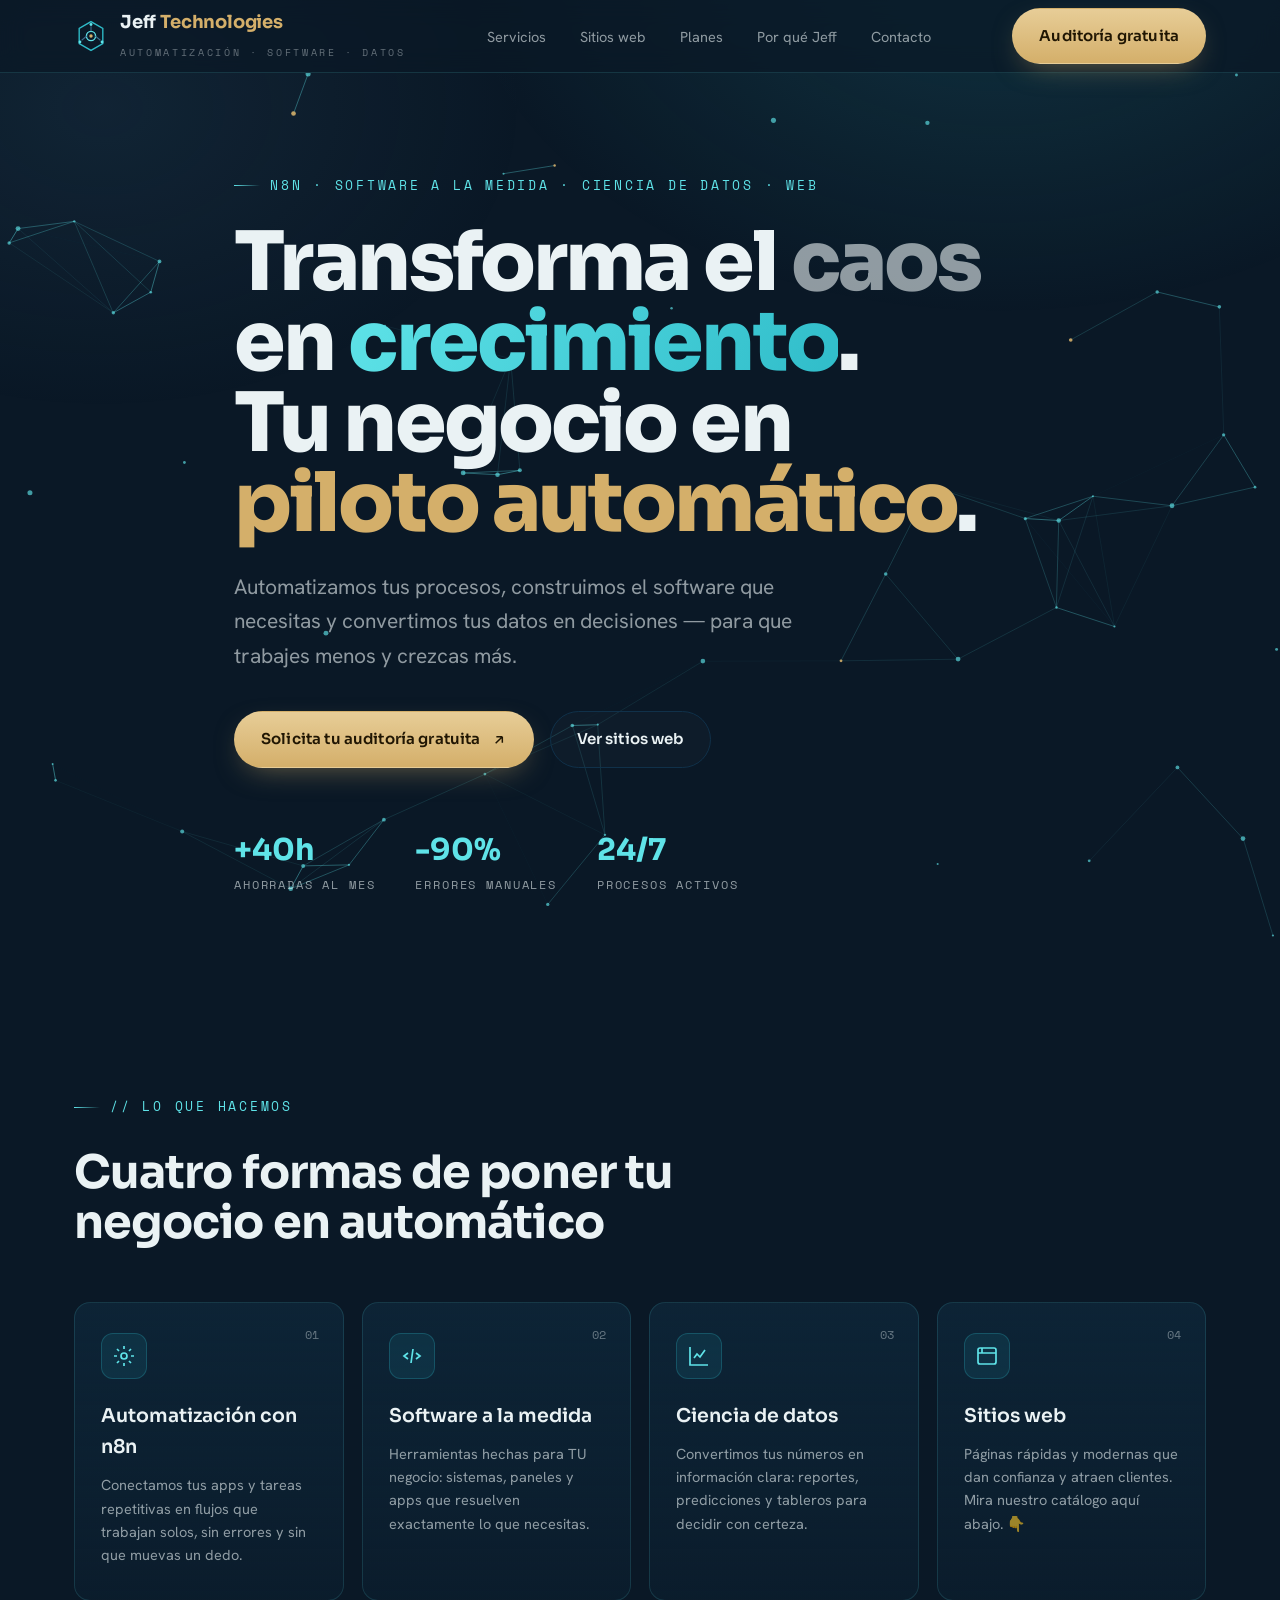
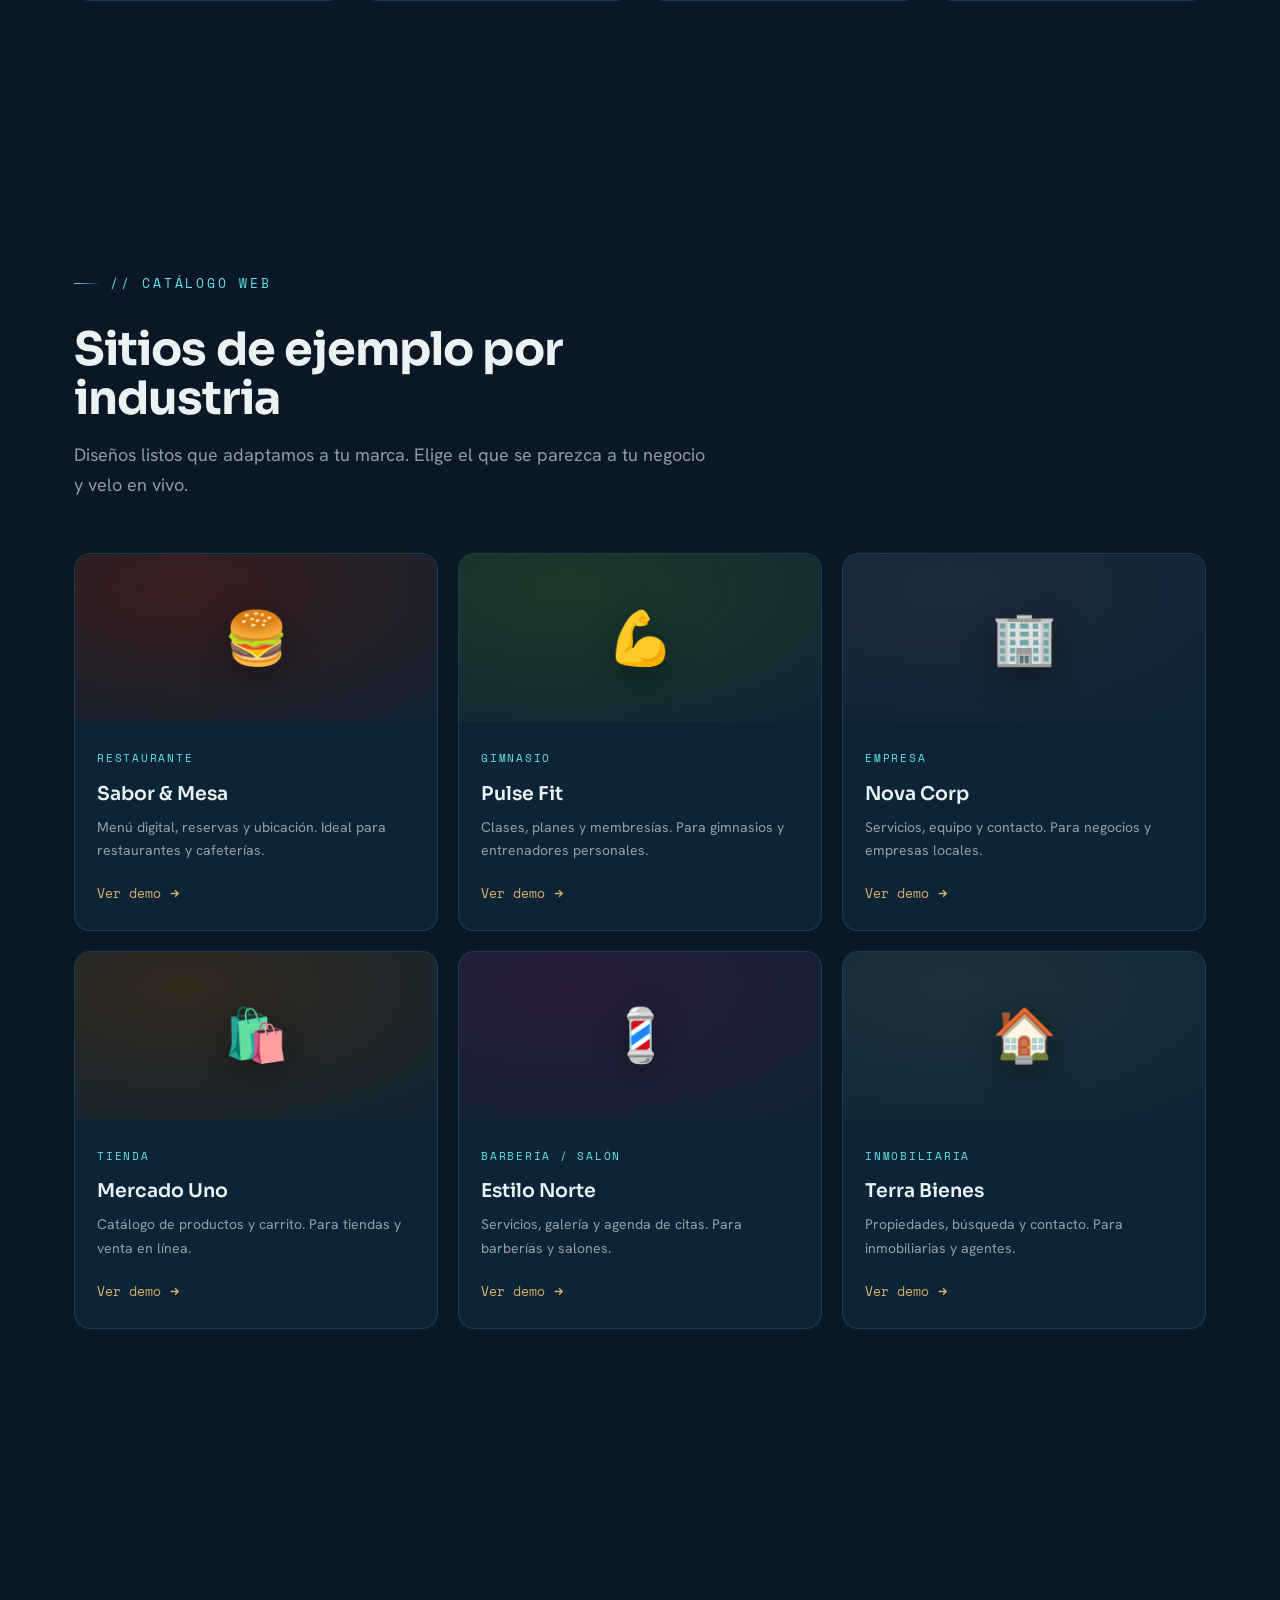
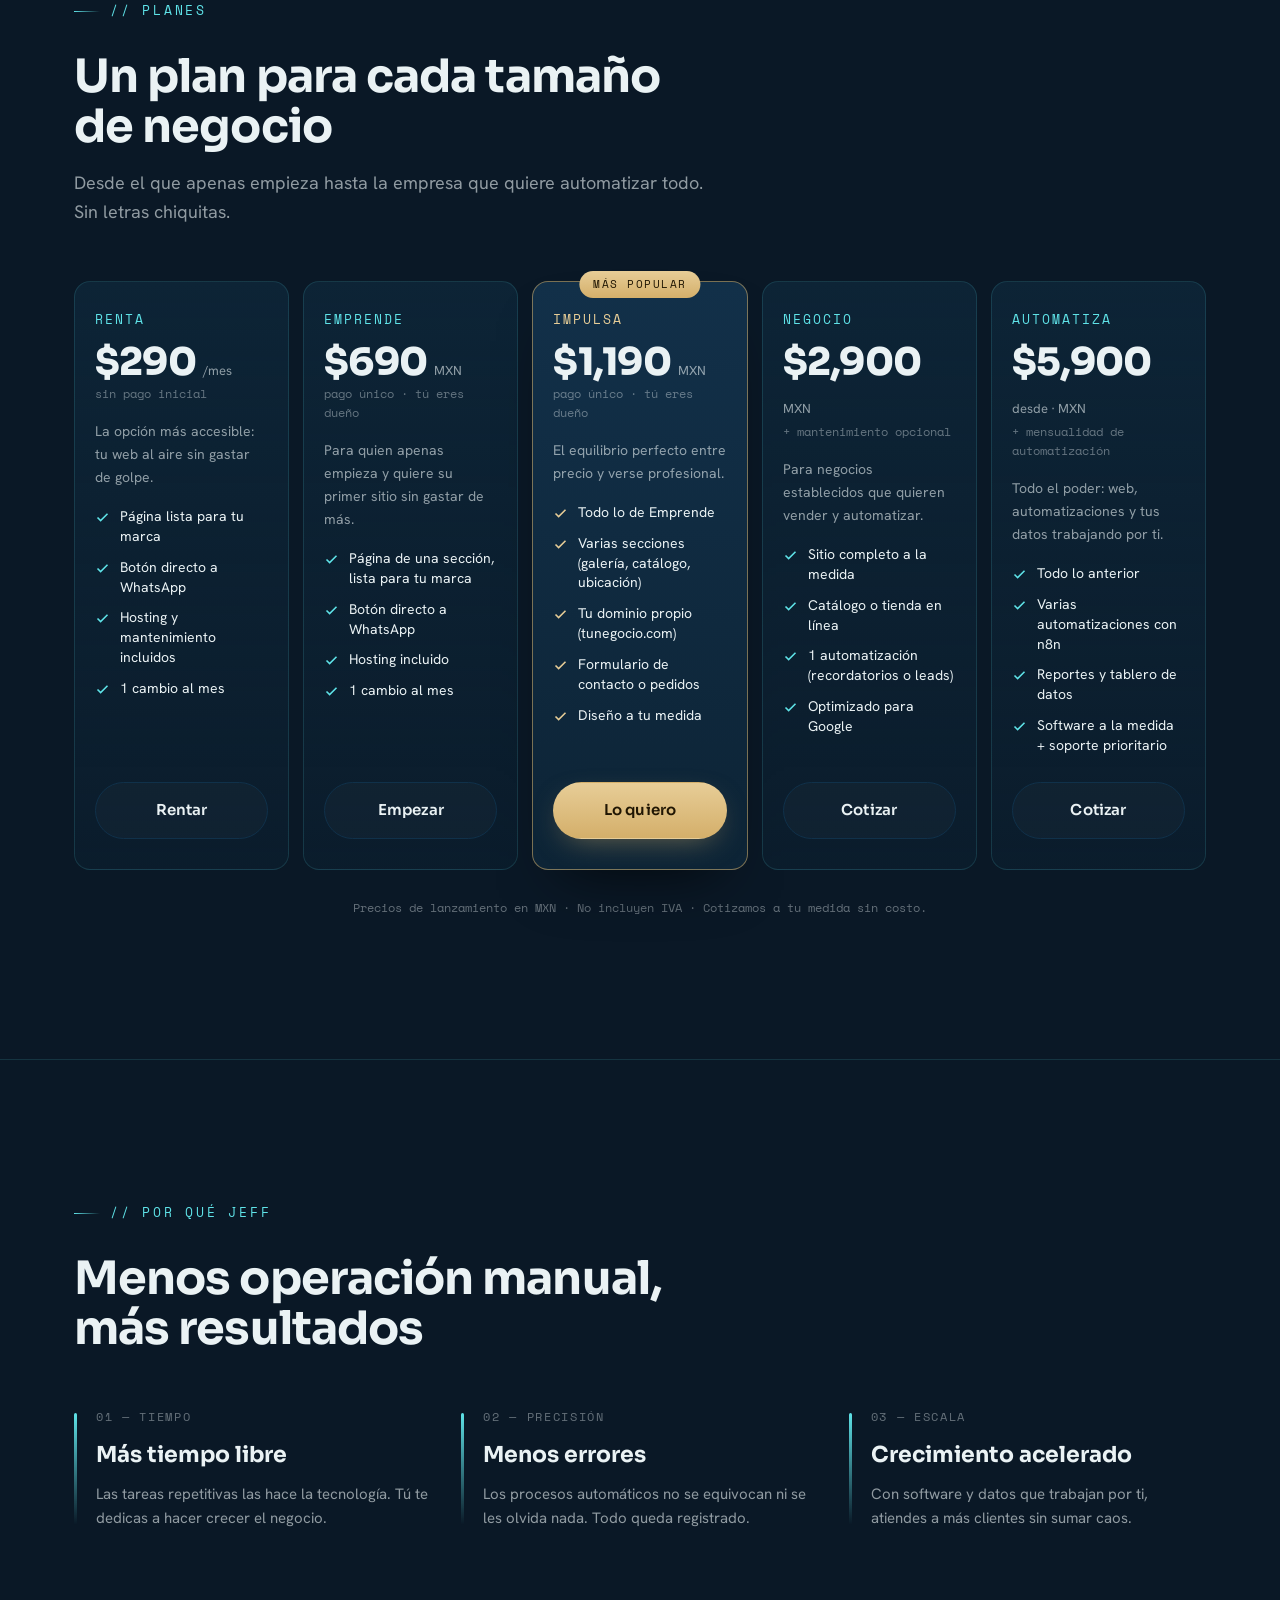
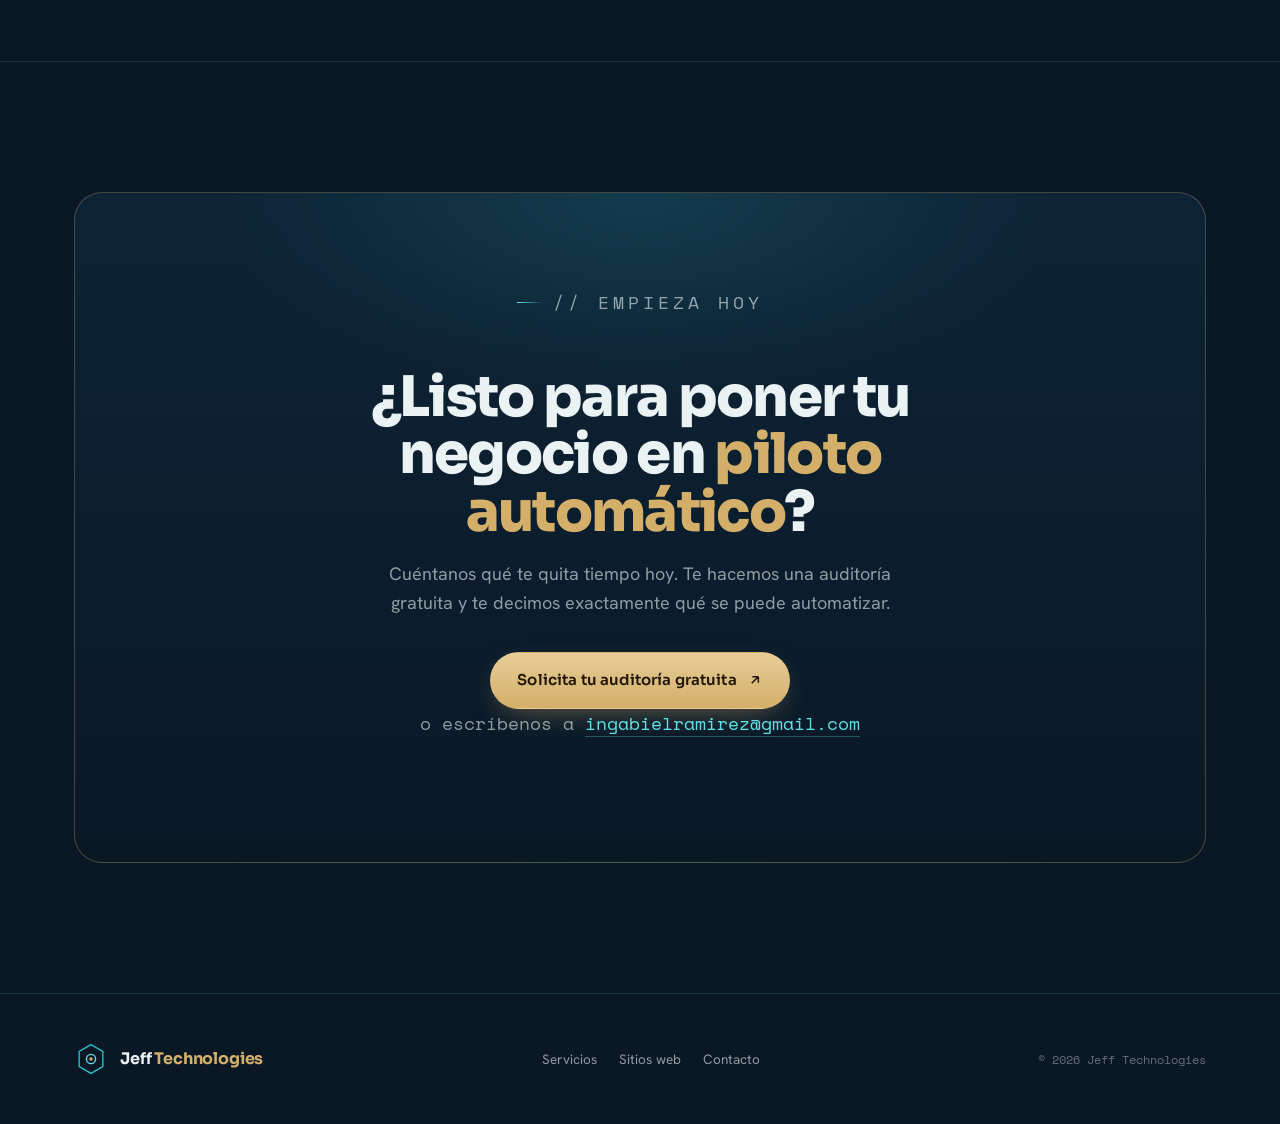
<file: index.html>
<!DOCTYPE html>
<html lang="es">
<head>
  <meta charset="UTF-8" />
  <meta name="viewport" content="width=device-width, initial-scale=1.0" />
  <title>Jeff Technologies — Automatización, software y sitios web para tu negocio</title>
  <meta name="description" content="Transforma el caos en crecimiento. Automatizamos tu negocio con n8n, software a la medida, ciencia de datos y sitios web. Solicita tu auditoría gratuita." />
  <meta name="theme-color" content="#0A1826" />

  <!-- Open Graph -->
  <meta property="og:title" content="Jeff Technologies — Tu negocio en piloto automático" />
  <meta property="og:description" content="Automatización con n8n, software a la medida, ciencia de datos y sitios web." />
  <meta property="og:type" content="website" />

  <!-- Fuentes -->
  <link rel="preconnect" href="https://fonts.googleapis.com" />
  <link rel="preconnect" href="https://fonts.gstatic.com" crossorigin />
  <link href="https://fonts.googleapis.com/css2?family=Sora:wght@400;600;700;800&family=Hanken+Grotesk:wght@400;500;600&family=Space+Mono:wght@400;700&display=swap" rel="stylesheet" />

  <link rel="stylesheet" href="css/styles.css" />
  <link rel="icon" href="data:image/svg+xml,%3Csvg xmlns='http://www.w3.org/2000/svg' viewBox='0 0 32 32'%3E%3Cpolygon points='16,3 27,9.5 27,22.5 16,29 5,22.5 5,9.5' fill='none' stroke='%232FBCC9' stroke-width='2'/%3E%3Ccircle cx='16' cy='16' r='4' fill='%23D4AF6A'/%3E%3C/svg%3E" />
</head>
<body>

  <!-- ============ NAV ============ -->
  <header class="nav">
    <div class="container nav-inner">
      <a class="brand" href="#top" aria-label="Jeff Technologies — inicio">
        <svg class="brand-mark" viewBox="0 0 40 40" fill="none" aria-hidden="true">
          <polygon points="20,3 33.9,11 33.9,29 20,37 6.1,29 6.1,11" stroke="#2FBCC9" stroke-width="1.6"/>
          <circle cx="20" cy="20" r="5.4" stroke="#5FE3E8" stroke-width="1.6"/>
          <circle cx="20" cy="20" r="2" fill="#D4AF6A"/>
          <circle cx="20" cy="6.5" r="1.7" fill="#5FE3E8"/>
          <circle cx="33" cy="27" r="1.7" fill="#5FE3E8"/>
          <circle cx="7" cy="27" r="1.7" fill="#5FE3E8"/>
          <path d="M20 8.5v6M25 20l6 5M15 20l-6 5" stroke="#3E6E8E" stroke-width="1.2"/>
        </svg>
        <span>
          <span class="brand-name">Jeff<span> Technologies</span></span><br/>
          <span class="brand-tag">Automatización · Software · Datos</span>
        </span>
      </a>

      <nav aria-label="Principal">
        <ul class="nav-links">
          <li><a href="#servicios">Servicios</a></li>
          <li><a href="#trabajos">Sitios web</a></li>
          <li><a href="#planes">Planes</a></li>
          <li><a href="#porque">Por qué Jeff</a></li>
          <li><a href="#contacto">Contacto</a></li>
        </ul>
      </nav>

      <div class="nav-cta">
        <a class="btn btn-gold" href="mailto:ingabielramirez@gmail.com?subject=Auditor%C3%ADa%20gratuita%20-%20Jeff%20Technologies">Auditoría gratuita</a>
        <button class="nav-toggle" aria-label="Abrir menú" aria-expanded="false">
          <svg width="24" height="24" viewBox="0 0 24 24" fill="none" stroke="currentColor" stroke-width="2"><path d="M3 6h18M3 12h18M3 18h18"/></svg>
        </button>
      </div>
    </div>
  </header>

  <main id="top">

    <!-- ============ HERO ============ -->
    <section class="hero">
      <canvas id="net" aria-hidden="true"></canvas>
      <div class="container hero-inner">
        <p class="eyebrow hero-eyebrow reveal">n8n · Software a la medida · Ciencia de datos · Web</p>
        <h1 class="reveal" data-d="1">
          Transforma el <span class="caos">caos</span><br/>
          en <span class="glow">crecimiento</span>.<br/>
          Tu negocio en <span class="auto">piloto automático</span>.
        </h1>
        <p class="hero-sub reveal" data-d="2">
          Automatizamos tus procesos, construimos el software que necesitas y
          convertimos tus datos en decisiones — para que trabajes menos y crezcas más.
        </p>
        <div class="hero-actions reveal" data-d="3">
          <a class="btn btn-gold" href="mailto:ingabielramirez@gmail.com?subject=Auditor%C3%ADa%20gratuita%20-%20Jeff%20Technologies">
            Solicita tu auditoría gratuita
            <svg class="arw" width="16" height="16" viewBox="0 0 24 24" fill="none" stroke="currentColor" stroke-width="2.2"><path d="M7 17L17 7M17 7H8M17 7v9"/></svg>
          </a>
          <a class="btn btn-ghost" href="#trabajos">Ver sitios web</a>
        </div>
        <div class="hero-stats reveal" data-d="4">
          <div class="hero-stat"><div class="n">+40h</div><div class="l">ahorradas al mes</div></div>
          <div class="hero-stat"><div class="n">-90%</div><div class="l">errores manuales</div></div>
          <div class="hero-stat"><div class="n">24/7</div><div class="l">procesos activos</div></div>
        </div>
      </div>
    </section>

    <!-- ============ SERVICIOS ============ -->
    <section class="section" id="servicios">
      <div class="container">
        <div class="section-head reveal">
          <p class="eyebrow">// Lo que hacemos</p>
          <h2 class="section-title">Cuatro formas de poner tu negocio en automático</h2>
        </div>
        <div class="grid-services">

          <article class="svc reveal">
            <span class="svc-num">01</span>
            <div class="svc-ico" aria-hidden="true">
              <svg width="24" height="24" viewBox="0 0 24 24" fill="none" stroke="currentColor" stroke-width="1.7"><circle cx="12" cy="12" r="3"/><path d="M12 2v3M12 19v3M2 12h3M19 12h3M5 5l2 2M17 17l2 2M19 5l-2 2M7 17l-2 2"/></svg>
            </div>
            <h3>Automatización con n8n</h3>
            <p>Conectamos tus apps y tareas repetitivas en flujos que trabajan solos, sin errores y sin que muevas un dedo.</p>
          </article>

          <article class="svc reveal" data-d="1">
            <span class="svc-num">02</span>
            <div class="svc-ico" aria-hidden="true">
              <svg width="24" height="24" viewBox="0 0 24 24" fill="none" stroke="currentColor" stroke-width="1.7"><path d="M8 9l-4 3 4 3M16 9l4 3-4 3M13 5l-2 14"/></svg>
            </div>
            <h3>Software a la medida</h3>
            <p>Herramientas hechas para TU negocio: sistemas, paneles y apps que resuelven exactamente lo que necesitas.</p>
          </article>

          <article class="svc reveal" data-d="2">
            <span class="svc-num">03</span>
            <div class="svc-ico" aria-hidden="true">
              <svg width="24" height="24" viewBox="0 0 24 24" fill="none" stroke="currentColor" stroke-width="1.7"><path d="M3 3v18h18"/><path d="M7 14l3-4 3 3 5-7"/></svg>
            </div>
            <h3>Ciencia de datos</h3>
            <p>Convertimos tus números en información clara: reportes, predicciones y tableros para decidir con certeza.</p>
          </article>

          <article class="svc reveal" data-d="3">
            <span class="svc-num">04</span>
            <div class="svc-ico" aria-hidden="true">
              <svg width="24" height="24" viewBox="0 0 24 24" fill="none" stroke="currentColor" stroke-width="1.7"><rect x="3" y="4" width="18" height="16" rx="2"/><path d="M3 9h18M7 4v5"/></svg>
            </div>
            <h3>Sitios web</h3>
            <p>Páginas rápidas y modernas que dan confianza y atraen clientes. Mira nuestro catálogo aquí abajo. 👇</p>
          </article>

        </div>
      </div>
    </section>

    <!-- ============ CATÁLOGO WEB ============ -->
    <section class="section" id="trabajos">
      <div class="container">
        <div class="section-head reveal">
          <p class="eyebrow">// Catálogo web</p>
          <h2 class="section-title">Sitios de ejemplo por industria</h2>
          <p class="section-sub">Diseños listos que adaptamos a tu marca. Elige el que se parezca a tu negocio y velo en vivo.</p>
        </div>
        <div class="grid-work">

          <a class="work reveal" href="demos/restaurante/index.html">
            <div class="work-thumb" style="background:radial-gradient(120% 120% at 30% 20%, #3a1d1d, #0d2436);"><span class="emoji">🍔</span></div>
            <div class="work-body">
              <span class="work-cat">Restaurante</span>
              <h3>Sabor &amp; Mesa</h3>
              <p>Menú digital, reservas y ubicación. Ideal para restaurantes y cafeterías.</p>
              <span class="work-link">Ver demo <svg width="13" height="13" viewBox="0 0 24 24" fill="none" stroke="currentColor" stroke-width="2.4"><path d="M5 12h14M13 6l6 6-6 6"/></svg></span>
            </div>
          </a>

          <a class="work reveal" data-d="1" href="demos/gimnasio/index.html">
            <div class="work-thumb" style="background:radial-gradient(120% 120% at 30% 20%, #1d3a2a, #0d2436);"><span class="emoji">💪</span></div>
            <div class="work-body">
              <span class="work-cat">Gimnasio</span>
              <h3>Pulse Fit</h3>
              <p>Clases, planes y membresías. Para gimnasios y entrenadores personales.</p>
              <span class="work-link">Ver demo <svg width="13" height="13" viewBox="0 0 24 24" fill="none" stroke="currentColor" stroke-width="2.4"><path d="M5 12h14M13 6l6 6-6 6"/></svg></span>
            </div>
          </a>

          <a class="work reveal" data-d="2" href="demos/empresa/index.html">
            <div class="work-thumb" style="background:radial-gradient(120% 120% at 30% 20%, #1d2a3a, #0d2436);"><span class="emoji">🏢</span></div>
            <div class="work-body">
              <span class="work-cat">Empresa</span>
              <h3>Nova Corp</h3>
              <p>Servicios, equipo y contacto. Para negocios y empresas locales.</p>
              <span class="work-link">Ver demo <svg width="13" height="13" viewBox="0 0 24 24" fill="none" stroke="currentColor" stroke-width="2.4"><path d="M5 12h14M13 6l6 6-6 6"/></svg></span>
            </div>
          </a>

          <a class="work reveal" href="demos/tienda/index.html">
            <div class="work-thumb" style="background:radial-gradient(120% 120% at 30% 20%, #33291d, #0d2436);"><span class="emoji">🛍️</span></div>
            <div class="work-body">
              <span class="work-cat">Tienda</span>
              <h3>Mercado Uno</h3>
              <p>Catálogo de productos y carrito. Para tiendas y venta en línea.</p>
              <span class="work-link">Ver demo <svg width="13" height="13" viewBox="0 0 24 24" fill="none" stroke="currentColor" stroke-width="2.4"><path d="M5 12h14M13 6l6 6-6 6"/></svg></span>
            </div>
          </a>

          <a class="work reveal" data-d="1" href="demos/barberia/index.html">
            <div class="work-thumb" style="background:radial-gradient(120% 120% at 30% 20%, #2a1d3a, #0d2436);"><span class="emoji">💈</span></div>
            <div class="work-body">
              <span class="work-cat">Barbería / Salón</span>
              <h3>Estilo Norte</h3>
              <p>Servicios, galería y agenda de citas. Para barberías y salones.</p>
              <span class="work-link">Ver demo <svg width="13" height="13" viewBox="0 0 24 24" fill="none" stroke="currentColor" stroke-width="2.4"><path d="M5 12h14M13 6l6 6-6 6"/></svg></span>
            </div>
          </a>

          <a class="work reveal" data-d="2" href="demos/inmobiliaria/index.html">
            <div class="work-thumb" style="background:radial-gradient(120% 120% at 30% 20%, #1d323a, #0d2436);"><span class="emoji">🏠</span></div>
            <div class="work-body">
              <span class="work-cat">Inmobiliaria</span>
              <h3>Terra Bienes</h3>
              <p>Propiedades, búsqueda y contacto. Para inmobiliarias y agentes.</p>
              <span class="work-link">Ver demo <svg width="13" height="13" viewBox="0 0 24 24" fill="none" stroke="currentColor" stroke-width="2.4"><path d="M5 12h14M13 6l6 6-6 6"/></svg></span>
            </div>
          </a>

        </div>
      </div>
    </section>

    <!-- ============ PLANES ============ -->
    <section class="section" id="planes">
      <div class="container">
        <div class="section-head reveal">
          <p class="eyebrow">// Planes</p>
          <h2 class="section-title">Un plan para cada tamaño de negocio</h2>
          <p class="section-sub">Desde el que apenas empieza hasta la empresa que quiere automatizar todo. Sin letras chiquitas.</p>
        </div>

        <div class="grid-plans">

          <article class="plan reveal">
            <span class="plan-name">Renta</span>
            <div class="plan-price">$290 <small>/mes</small></div>
            <div class="plan-alt">sin pago inicial</div>
            <p class="plan-desc">La opción más accesible: tu web al aire sin gastar de golpe.</p>
            <ul class="plan-features">
              <li><svg width="15" height="15" viewBox="0 0 24 24" fill="none" stroke="currentColor" stroke-width="2.5"><path d="M20 6L9 17l-5-5"/></svg> Página lista para tu marca</li>
              <li><svg width="15" height="15" viewBox="0 0 24 24" fill="none" stroke="currentColor" stroke-width="2.5"><path d="M20 6L9 17l-5-5"/></svg> Botón directo a WhatsApp</li>
              <li><svg width="15" height="15" viewBox="0 0 24 24" fill="none" stroke="currentColor" stroke-width="2.5"><path d="M20 6L9 17l-5-5"/></svg> Hosting y mantenimiento incluidos</li>
              <li><svg width="15" height="15" viewBox="0 0 24 24" fill="none" stroke="currentColor" stroke-width="2.5"><path d="M20 6L9 17l-5-5"/></svg> 1 cambio al mes</li>
            </ul>
            <a class="btn btn-ghost" href="mailto:ingabielramirez@gmail.com?subject=Plan%20Renta%20-%20Jeff%20Technologies">Rentar</a>
          </article>

          <article class="plan reveal" data-d="1">
            <span class="plan-name">Emprende</span>
            <div class="plan-price">$690 <small>MXN</small></div>
            <div class="plan-alt">pago único · tú eres dueño</div>
            <p class="plan-desc">Para quien apenas empieza y quiere su primer sitio sin gastar de más.</p>
            <ul class="plan-features">
              <li><svg width="15" height="15" viewBox="0 0 24 24" fill="none" stroke="currentColor" stroke-width="2.5"><path d="M20 6L9 17l-5-5"/></svg> Página de una sección, lista para tu marca</li>
              <li><svg width="15" height="15" viewBox="0 0 24 24" fill="none" stroke="currentColor" stroke-width="2.5"><path d="M20 6L9 17l-5-5"/></svg> Botón directo a WhatsApp</li>
              <li><svg width="15" height="15" viewBox="0 0 24 24" fill="none" stroke="currentColor" stroke-width="2.5"><path d="M20 6L9 17l-5-5"/></svg> Hosting incluido</li>
              <li><svg width="15" height="15" viewBox="0 0 24 24" fill="none" stroke="currentColor" stroke-width="2.5"><path d="M20 6L9 17l-5-5"/></svg> 1 cambio al mes</li>
            </ul>
            <a class="btn btn-ghost" href="mailto:ingabielramirez@gmail.com?subject=Plan%20Emprende%20-%20Jeff%20Technologies">Empezar</a>
          </article>

          <article class="plan featured reveal" data-d="2">
            <span class="plan-badge">Más popular</span>
            <span class="plan-name">Impulsa</span>
            <div class="plan-price">$1,190 <small>MXN</small></div>
            <div class="plan-alt">pago único · tú eres dueño</div>
            <p class="plan-desc">El equilibrio perfecto entre precio y verse profesional.</p>
            <ul class="plan-features">
              <li><svg width="15" height="15" viewBox="0 0 24 24" fill="none" stroke="currentColor" stroke-width="2.5"><path d="M20 6L9 17l-5-5"/></svg> Todo lo de Emprende</li>
              <li><svg width="15" height="15" viewBox="0 0 24 24" fill="none" stroke="currentColor" stroke-width="2.5"><path d="M20 6L9 17l-5-5"/></svg> Varias secciones (galería, catálogo, ubicación)</li>
              <li><svg width="15" height="15" viewBox="0 0 24 24" fill="none" stroke="currentColor" stroke-width="2.5"><path d="M20 6L9 17l-5-5"/></svg> Tu dominio propio (tunegocio.com)</li>
              <li><svg width="15" height="15" viewBox="0 0 24 24" fill="none" stroke="currentColor" stroke-width="2.5"><path d="M20 6L9 17l-5-5"/></svg> Formulario de contacto o pedidos</li>
              <li><svg width="15" height="15" viewBox="0 0 24 24" fill="none" stroke="currentColor" stroke-width="2.5"><path d="M20 6L9 17l-5-5"/></svg> Diseño a tu medida</li>
            </ul>
            <a class="btn btn-gold" href="mailto:ingabielramirez@gmail.com?subject=Plan%20Impulsa%20-%20Jeff%20Technologies">Lo quiero</a>
          </article>

          <article class="plan reveal" data-d="3">
            <span class="plan-name">Negocio</span>
            <div class="plan-price">$2,900 <small>MXN</small></div>
            <div class="plan-alt">+ mantenimiento opcional</div>
            <p class="plan-desc">Para negocios establecidos que quieren vender y automatizar.</p>
            <ul class="plan-features">
              <li><svg width="15" height="15" viewBox="0 0 24 24" fill="none" stroke="currentColor" stroke-width="2.5"><path d="M20 6L9 17l-5-5"/></svg> Sitio completo a la medida</li>
              <li><svg width="15" height="15" viewBox="0 0 24 24" fill="none" stroke="currentColor" stroke-width="2.5"><path d="M20 6L9 17l-5-5"/></svg> Catálogo o tienda en línea</li>
              <li><svg width="15" height="15" viewBox="0 0 24 24" fill="none" stroke="currentColor" stroke-width="2.5"><path d="M20 6L9 17l-5-5"/></svg> 1 automatización (recordatorios o leads)</li>
              <li><svg width="15" height="15" viewBox="0 0 24 24" fill="none" stroke="currentColor" stroke-width="2.5"><path d="M20 6L9 17l-5-5"/></svg> Optimizado para Google</li>
            </ul>
            <a class="btn btn-ghost" href="mailto:ingabielramirez@gmail.com?subject=Plan%20Negocio%20-%20Jeff%20Technologies">Cotizar</a>
          </article>

          <article class="plan reveal" data-d="4">
            <span class="plan-name">Automatiza</span>
            <div class="plan-price">$5,900 <small>desde · MXN</small></div>
            <div class="plan-alt">+ mensualidad de automatización</div>
            <p class="plan-desc">Todo el poder: web, automatizaciones y tus datos trabajando por ti.</p>
            <ul class="plan-features">
              <li><svg width="15" height="15" viewBox="0 0 24 24" fill="none" stroke="currentColor" stroke-width="2.5"><path d="M20 6L9 17l-5-5"/></svg> Todo lo anterior</li>
              <li><svg width="15" height="15" viewBox="0 0 24 24" fill="none" stroke="currentColor" stroke-width="2.5"><path d="M20 6L9 17l-5-5"/></svg> Varias automatizaciones con n8n</li>
              <li><svg width="15" height="15" viewBox="0 0 24 24" fill="none" stroke="currentColor" stroke-width="2.5"><path d="M20 6L9 17l-5-5"/></svg> Reportes y tablero de datos</li>
              <li><svg width="15" height="15" viewBox="0 0 24 24" fill="none" stroke="currentColor" stroke-width="2.5"><path d="M20 6L9 17l-5-5"/></svg> Software a la medida + soporte prioritario</li>
            </ul>
            <a class="btn btn-ghost" href="mailto:ingabielramirez@gmail.com?subject=Plan%20Automatiza%20-%20Jeff%20Technologies">Cotizar</a>
          </article>

        </div>
        <p class="plan-note reveal">Precios de lanzamiento en MXN · No incluyen IVA · Cotizamos a tu medida sin costo.</p>
      </div>
    </section>

    <!-- ============ POR QUÉ JEFF ============ -->
    <section class="section why" id="porque">
      <div class="container">
        <div class="section-head reveal">
          <p class="eyebrow">// Por qué Jeff</p>
          <h2 class="section-title">Menos operación manual, más resultados</h2>
        </div>
        <div class="grid-why">
          <div class="value reveal">
            <div class="k">01 — TIEMPO</div>
            <h3>Más tiempo libre</h3>
            <p>Las tareas repetitivas las hace la tecnología. Tú te dedicas a hacer crecer el negocio.</p>
          </div>
          <div class="value reveal" data-d="1">
            <div class="k">02 — PRECISIÓN</div>
            <h3>Menos errores</h3>
            <p>Los procesos automáticos no se equivocan ni se les olvida nada. Todo queda registrado.</p>
          </div>
          <div class="value reveal" data-d="2">
            <div class="k">03 — ESCALA</div>
            <h3>Crecimiento acelerado</h3>
            <p>Con software y datos que trabajan por ti, atiendes a más clientes sin sumar caos.</p>
          </div>
        </div>
      </div>
    </section>

    <!-- ============ CTA FINAL ============ -->
    <section class="section cta" id="contacto">
      <div class="container">
        <div class="cta-card reveal">
          <p class="eyebrow" style="justify-content:center;">// Empieza hoy</p>
          <h2>¿Listo para poner tu negocio en <span>piloto automático</span>?</h2>
          <p>Cuéntanos qué te quita tiempo hoy. Te hacemos una auditoría gratuita y te decimos exactamente qué se puede automatizar.</p>
          <a class="btn btn-gold" href="mailto:ingabielramirez@gmail.com?subject=Auditor%C3%ADa%20gratuita%20-%20Jeff%20Technologies&body=Hola%20Jeff%20Technologies%2C%20me%20interesa%20una%20auditor%C3%ADa%20gratuita.%20Mi%20negocio%20es%3A">
            Solicita tu auditoría gratuita
            <svg class="arw" width="16" height="16" viewBox="0 0 24 24" fill="none" stroke="currentColor" stroke-width="2.2"><path d="M7 17L17 7M17 7H8M17 7v9"/></svg>
          </a>
          <p class="cta-mail">o escríbenos a <a href="mailto:ingabielramirez@gmail.com">ingabielramirez@gmail.com</a></p>
        </div>
      </div>
    </section>

  </main>

  <!-- ============ FOOTER ============ -->
  <footer class="footer">
    <div class="container footer-inner">
      <div class="brand">
        <svg class="brand-mark" viewBox="0 0 40 40" fill="none" aria-hidden="true">
          <polygon points="20,3 33.9,11 33.9,29 20,37 6.1,29 6.1,11" stroke="#2FBCC9" stroke-width="1.6"/>
          <circle cx="20" cy="20" r="5.4" stroke="#5FE3E8" stroke-width="1.6"/>
          <circle cx="20" cy="20" r="2" fill="#D4AF6A"/>
        </svg>
        <span class="brand-name">Jeff<span style="color:var(--gold)"> Technologies</span></span>
      </div>
      <div class="footer-links">
        <a href="#servicios">Servicios</a>
        <a href="#trabajos">Sitios web</a>
        <a href="mailto:ingabielramirez@gmail.com">Contacto</a>
      </div>
      <div class="footer-copy">© <span id="year">2026</span> Jeff Technologies</div>
    </div>
  </footer>

  <script src="js/main.js"></script>
</body>
</html>
</file>
<file: css/styles.css>
/* =========================================================
   Jeff Technologies — Marca compartida
   Concepto: "La Red" — nodos conectados, automatización
   ========================================================= */

:root {
  /* Paleta (del logo) */
  --ink:        #0A1826;   /* fondo tinta */
  --ink-2:      #0d2436;   /* paneles */
  --ink-3:      #10314a;   /* bordes/hover */
  --teal:       #2FBCC9;
  --cyan:       #5FE3E8;
  --steel:      #3E6E8E;
  --gold:       #D4AF6A;   /* acento premium — usar con restricción */
  --gold-soft:  #e7cd97;
  --text:       #EAF2F4;
  --muted:      rgba(234, 242, 244, 0.60);
  --muted-2:    rgba(234, 242, 244, 0.40);
  --line:       rgba(95, 227, 232, 0.14);

  /* Tipografía */
  --font-display: "Sora", system-ui, sans-serif;
  --font-body:    "Hanken Grotesk", system-ui, sans-serif;
  --font-mono:    "Space Mono", ui-monospace, monospace;

  /* Métrica */
  --maxw: 1180px;
  --radius: 16px;
  --ease: cubic-bezier(0.22, 1, 0.36, 1);
}

*, *::before, *::after { box-sizing: border-box; }

html { scroll-behavior: smooth; }

body {
  margin: 0;
  background: var(--ink);
  color: var(--text);
  font-family: var(--font-body);
  font-size: 17px;
  line-height: 1.65;
  -webkit-font-smoothing: antialiased;
  text-rendering: optimizeLegibility;
  overflow-x: hidden;
}

/* Textura sutil de grano + resplandor ambiental */
body::before {
  content: "";
  position: fixed;
  inset: 0;
  pointer-events: none;
  z-index: 0;
  background:
    radial-gradient(900px 600px at 78% -5%, rgba(47, 188, 201, 0.16), transparent 60%),
    radial-gradient(700px 500px at 8% 12%, rgba(62, 110, 142, 0.14), transparent 60%);
}

img { max-width: 100%; display: block; }
a { color: inherit; text-decoration: none; }

.container {
  width: 100%;
  max-width: var(--maxw);
  margin-inline: auto;
  padding-inline: 24px;
}

/* Elementos de estructura reutilizables ------------------- */
.eyebrow {
  font-family: var(--font-mono);
  font-size: 12.5px;
  letter-spacing: 0.22em;
  text-transform: uppercase;
  color: var(--cyan);
  display: inline-flex;
  align-items: center;
  gap: 10px;
}
.eyebrow::before {
  content: "";
  width: 26px;
  height: 1px;
  background: linear-gradient(90deg, var(--cyan), transparent);
}

.section {
  position: relative;
  z-index: 1;
  padding-block: clamp(72px, 12vw, 130px);
}

.section-head {
  max-width: 640px;
  margin-bottom: 54px;
}
.section-title {
  font-family: var(--font-display);
  font-weight: 700;
  font-size: clamp(28px, 4.4vw, 46px);
  line-height: 1.08;
  letter-spacing: -0.02em;
  margin: 18px 0 0;
}
.section-sub {
  color: var(--muted);
  font-size: 18px;
  margin-top: 16px;
}

/* Botones -------------------------------------------------- */
.btn {
  --pad: 15px 26px;
  display: inline-flex;
  align-items: center;
  gap: 10px;
  padding: var(--pad);
  font-family: var(--font-display);
  font-weight: 600;
  font-size: 15px;
  letter-spacing: 0.01em;
  border-radius: 999px;
  border: 1px solid transparent;
  cursor: pointer;
  transition: transform 0.25s var(--ease), box-shadow 0.25s var(--ease),
              background 0.25s var(--ease), border-color 0.25s var(--ease);
}
.btn-gold {
  background: linear-gradient(180deg, var(--gold-soft), var(--gold));
  color: #201603;
  box-shadow: 0 10px 30px -12px rgba(212, 175, 106, 0.55);
}
.btn-gold:hover {
  transform: translateY(-2px);
  box-shadow: 0 16px 40px -12px rgba(212, 175, 106, 0.7);
}
.btn-ghost {
  background: rgba(255, 255, 255, 0.02);
  border-color: var(--ink-3);
  color: var(--text);
}
.btn-ghost:hover {
  border-color: var(--teal);
  transform: translateY(-2px);
}
.btn .arw { transition: transform 0.25s var(--ease); }
.btn:hover .arw { transform: translate(3px, -3px); }

/* Navegación ---------------------------------------------- */
.nav {
  position: sticky;
  top: 0;
  z-index: 50;
  backdrop-filter: blur(12px);
  background: rgba(10, 24, 38, 0.72);
  border-bottom: 1px solid var(--line);
}
.nav-inner {
  display: flex;
  align-items: center;
  justify-content: space-between;
  height: 72px;
}
.brand { display: flex; align-items: center; gap: 12px; }
.brand-mark { width: 34px; height: 34px; flex: none; }
.brand-name {
  font-family: var(--font-display);
  font-weight: 700;
  font-size: 18px;
  letter-spacing: -0.01em;
  line-height: 1;
}
.brand-name span { color: var(--gold); }
.brand-tag {
  font-family: var(--font-mono);
  font-size: 9.5px;
  letter-spacing: 0.28em;
  color: var(--muted-2);
  text-transform: uppercase;
  white-space: nowrap;
}
.nav-links {
  display: flex;
  align-items: center;
  gap: 34px;
  list-style: none;
  margin: 0;
  padding: 0;
}
.nav-links a {
  font-size: 14.5px;
  color: var(--muted);
  transition: color 0.2s;
  position: relative;
}
.nav-links a:hover { color: var(--text); }
.nav-cta { display: flex; align-items: center; gap: 16px; }
.nav-toggle {
  display: none;
  background: none; border: 0; cursor: pointer;
  width: 42px; height: 42px; color: var(--text);
}

/* Hero ----------------------------------------------------- */
.hero {
  position: relative;
  min-height: 92vh;
  display: flex;
  align-items: center;
  overflow: hidden;
  padding-block: 90px 60px;
}
#net {
  position: absolute;
  inset: 0;
  width: 100%;
  height: 100%;
  z-index: 0;
}
.hero-inner { position: relative; z-index: 2; max-width: 860px; }
.hero-eyebrow { margin-bottom: 26px; }
.hero h1 {
  font-family: var(--font-display);
  font-weight: 800;
  font-size: clamp(38px, 7.4vw, 82px);
  line-height: 0.98;
  letter-spacing: -0.035em;
  margin: 0 0 26px;
}
.hero h1 .caos {
  color: var(--muted);
  position: relative;
}
.hero h1 .glow {
  background: linear-gradient(120deg, var(--cyan), var(--teal));
  -webkit-background-clip: text;
  background-clip: text;
  color: transparent;
}
.hero h1 .auto { color: var(--gold); }
.hero-sub {
  font-size: clamp(17px, 2vw, 21px);
  color: var(--muted);
  max-width: 620px;
  margin: 0 0 38px;
}
.hero-actions { display: flex; flex-wrap: wrap; gap: 16px; align-items: center; }
.hero-note {
  font-family: var(--font-mono);
  font-size: 12.5px;
  color: var(--muted-2);
  letter-spacing: 0.04em;
}
.hero-stats {
  display: flex;
  gap: 40px;
  margin-top: 58px;
  flex-wrap: wrap;
}
.hero-stat .n {
  font-family: var(--font-display);
  font-weight: 700;
  font-size: 30px;
  color: var(--cyan);
}
.hero-stat .l {
  font-family: var(--font-mono);
  font-size: 11.5px;
  letter-spacing: 0.16em;
  text-transform: uppercase;
  color: var(--muted);
}

/* Servicios ------------------------------------------------ */
.grid-services {
  display: grid;
  grid-template-columns: repeat(4, 1fr);
  gap: 18px;
}
.svc {
  background: linear-gradient(180deg, var(--ink-2), rgba(13, 36, 54, 0.4));
  border: 1px solid var(--line);
  border-radius: var(--radius);
  padding: 30px 26px 34px;
  position: relative;
  overflow: hidden;
  transition: transform 0.3s var(--ease), border-color 0.3s var(--ease);
}
.svc::after {
  content: "";
  position: absolute;
  top: 0; left: 0; right: 0;
  height: 2px;
  background: linear-gradient(90deg, var(--teal), var(--cyan));
  transform: scaleX(0);
  transform-origin: left;
  transition: transform 0.4s var(--ease);
}
.svc:hover { transform: translateY(-6px); border-color: rgba(95, 227, 232, 0.35); }
.svc:hover::after { transform: scaleX(1); }
.svc-ico {
  width: 46px; height: 46px;
  display: grid; place-items: center;
  border-radius: 12px;
  background: rgba(47, 188, 201, 0.1);
  border: 1px solid rgba(47, 188, 201, 0.25);
  color: var(--cyan);
  margin-bottom: 22px;
}
.svc-num {
  position: absolute;
  top: 22px; right: 24px;
  font-family: var(--font-mono);
  font-size: 12px;
  color: var(--muted-2);
}
.svc h3 {
  font-family: var(--font-display);
  font-weight: 600;
  font-size: 19px;
  margin: 0 0 10px;
}
.svc p { margin: 0; font-size: 14.5px; color: var(--muted); line-height: 1.6; }

/* Catálogo web -------------------------------------------- */
.grid-work {
  display: grid;
  grid-template-columns: repeat(3, 1fr);
  gap: 20px;
}
.work {
  display: block;
  border-radius: var(--radius);
  border: 1px solid var(--line);
  background: var(--ink-2);
  overflow: hidden;
  position: relative;
  transition: transform 0.3s var(--ease), border-color 0.3s var(--ease),
              box-shadow 0.3s var(--ease);
}
.work:hover {
  transform: translateY(-6px);
  border-color: rgba(95, 227, 232, 0.4);
  box-shadow: 0 24px 50px -24px rgba(0, 0, 0, 0.7);
}
.work-thumb {
  height: 168px;
  position: relative;
  display: grid;
  place-items: center;
  overflow: hidden;
}
.work-thumb .emoji { font-size: 52px; filter: drop-shadow(0 8px 16px rgba(0,0,0,.4)); }
.work-body { padding: 20px 22px 24px; }
.work-cat {
  font-family: var(--font-mono);
  font-size: 11px;
  letter-spacing: 0.16em;
  text-transform: uppercase;
  color: var(--cyan);
}
.work h3 {
  font-family: var(--font-display);
  font-weight: 600;
  font-size: 19px;
  margin: 8px 0 6px;
}
.work p { margin: 0 0 16px; font-size: 14px; color: var(--muted); }
.work-link {
  font-family: var(--font-mono);
  font-size: 13px;
  color: var(--gold);
  display: inline-flex; align-items: center; gap: 7px;
}
.work-badge {
  position: absolute;
  top: 14px; right: 14px;
  font-family: var(--font-mono);
  font-size: 10px;
  letter-spacing: 0.12em;
  text-transform: uppercase;
  color: var(--gold-soft);
  background: rgba(10, 24, 38, 0.7);
  border: 1px solid rgba(212, 175, 106, 0.35);
  padding: 4px 10px;
  border-radius: 999px;
  z-index: 2;
}

/* Planes --------------------------------------------------- */
.grid-plans {
  display: grid;
  grid-template-columns: repeat(5, 1fr);
  gap: 14px;
  align-items: stretch;
}
.plan {
  display: flex;
  flex-direction: column;
  background: linear-gradient(180deg, var(--ink-2), rgba(13, 36, 54, 0.4));
  border: 1px solid var(--line);
  border-radius: var(--radius);
  padding: 28px 20px 30px;
  position: relative;
  transition: transform 0.3s var(--ease), border-color 0.3s var(--ease);
}
.plan:hover { transform: translateY(-6px); border-color: rgba(95, 227, 232, 0.35); }
.plan.featured {
  border-color: rgba(212, 175, 106, 0.55);
  background: linear-gradient(180deg, #123049, var(--ink-2));
  box-shadow: 0 30px 60px -30px rgba(0, 0, 0, 0.7);
}
.plan-badge {
  position: absolute;
  top: -11px; left: 50%;
  transform: translateX(-50%);
  background: linear-gradient(180deg, var(--gold-soft), var(--gold));
  color: #201603;
  font-family: var(--font-mono);
  font-size: 10.5px;
  letter-spacing: 0.14em;
  text-transform: uppercase;
  padding: 5px 14px;
  border-radius: 999px;
  white-space: nowrap;
}
.plan-name {
  font-family: var(--font-mono);
  font-size: 12.5px;
  letter-spacing: 0.16em;
  text-transform: uppercase;
  color: var(--cyan);
}
.plan.featured .plan-name { color: var(--gold-soft); }
.plan-price {
  font-family: var(--font-display);
  font-weight: 800;
  font-size: 38px;
  letter-spacing: -0.02em;
  line-height: 1;
  margin: 12px 0 4px;
}
.plan-price small {
  font-family: var(--font-body);
  font-weight: 400;
  font-size: 13px;
  color: var(--muted);
  letter-spacing: 0;
}
.plan-alt {
  font-family: var(--font-mono);
  font-size: 11.5px;
  color: var(--muted-2);
}
.plan-desc { font-size: 14px; color: var(--muted); margin: 16px 0 18px; }
.plan-features {
  list-style: none;
  margin: 0 0 26px;
  padding: 0;
  display: flex;
  flex-direction: column;
  gap: 11px;
}
.plan-features li {
  display: flex;
  gap: 10px;
  align-items: flex-start;
  font-size: 14px;
  color: var(--text);
  line-height: 1.42;
}
.plan-features svg { flex: none; margin-top: 3px; color: var(--cyan); }
.plan.featured .plan-features svg { color: var(--gold-soft); }
.plan .btn { margin-top: auto; justify-content: center; width: 100%; }
.plan-note {
  text-align: center;
  margin-top: 28px;
  font-family: var(--font-mono);
  font-size: 12px;
  color: var(--muted-2);
}
@media (max-width: 1080px) { .grid-plans { grid-template-columns: repeat(3, 1fr); } }
@media (max-width: 720px)  { .grid-plans { grid-template-columns: repeat(2, 1fr); } }
@media (max-width: 480px)  { .grid-plans { grid-template-columns: 1fr; } }

/* ¿Por qué Jeff? ------------------------------------------ */
.why { border-top: 1px solid var(--line); border-bottom: 1px solid var(--line); }
.grid-why { display: grid; grid-template-columns: repeat(3, 1fr); gap: 30px; }
.value { position: relative; padding-left: 22px; }
.value::before {
  content: "";
  position: absolute; left: 0; top: 6px; bottom: 6px;
  width: 3px; border-radius: 3px;
  background: linear-gradient(180deg, var(--cyan), transparent);
}
.value .k {
  font-family: var(--font-mono);
  font-size: 12px;
  color: var(--muted-2);
  letter-spacing: 0.14em;
}
.value h3 {
  font-family: var(--font-display);
  font-weight: 700;
  font-size: 22px;
  margin: 10px 0 8px;
}
.value p { margin: 0; color: var(--muted); font-size: 15px; }

/* CTA final ------------------------------------------------ */
.cta {
  position: relative;
  overflow: hidden;
  text-align: center;
}
.cta-card {
  position: relative;
  border-radius: 28px;
  border: 1px solid rgba(212, 175, 106, 0.3);
  background:
    radial-gradient(600px 300px at 50% 0%, rgba(47, 188, 201, 0.16), transparent 70%),
    linear-gradient(180deg, var(--ink-2), var(--ink));
  padding: clamp(48px, 8vw, 90px) 28px;
}
.cta h2 {
  font-family: var(--font-display);
  font-weight: 800;
  font-size: clamp(30px, 5.2vw, 56px);
  line-height: 1.02;
  letter-spacing: -0.03em;
  margin: 18px auto 18px;
  max-width: 720px;
}
.cta h2 span { color: var(--gold); }
.cta p { color: var(--muted); max-width: 520px; margin: 0 auto 34px; font-size: 18px; }
.cta-mail {
  margin-top: 26px;
  font-family: var(--font-mono);
  font-size: 14px;
  color: var(--muted);
}
.cta-mail a { color: var(--cyan); border-bottom: 1px solid rgba(95,227,232,.3); }

/* Footer --------------------------------------------------- */
.footer {
  position: relative;
  z-index: 1;
  border-top: 1px solid var(--line);
  padding-block: 48px;
}
.footer-inner {
  display: flex;
  align-items: center;
  justify-content: space-between;
  gap: 24px;
  flex-wrap: wrap;
}
.footer .brand-name { font-size: 16px; }
.footer-copy { font-family: var(--font-mono); font-size: 12px; color: var(--muted-2); }
.footer-links { display: flex; gap: 22px; }
.footer-links a { font-size: 13.5px; color: var(--muted); }
.footer-links a:hover { color: var(--cyan); }

/* Animaciones de entrada ---------------------------------- */
.reveal {
  opacity: 0;
  transform: translateY(26px);
  transition: opacity 0.7s var(--ease), transform 0.7s var(--ease);
}
.reveal.in { opacity: 1; transform: none; }
.reveal[data-d="1"] { transition-delay: 0.08s; }
.reveal[data-d="2"] { transition-delay: 0.16s; }
.reveal[data-d="3"] { transition-delay: 0.24s; }
.reveal[data-d="4"] { transition-delay: 0.32s; }

/* Responsivo ---------------------------------------------- */
@media (max-width: 940px) {
  .grid-services { grid-template-columns: repeat(2, 1fr); }
  .grid-work { grid-template-columns: repeat(2, 1fr); }
  .grid-why { grid-template-columns: 1fr; gap: 22px; }
}

/* Menú → hamburguesa antes de que se amontone */
@media (max-width: 900px) {
  .nav-links, .nav-cta .btn { display: none; }
  .nav-toggle { display: grid; place-items: center; }
  .nav.open .nav-links {
    display: flex;
    position: absolute;
    top: 72px; left: 0; right: 0;
    flex-direction: column;
    gap: 4px;
    padding: 18px 24px 26px;
    background: var(--ink-2);
    border-bottom: 1px solid var(--line);
  }
  .nav.open .nav-links a { padding: 10px 0; font-size: 16px; }
}

@media (max-width: 720px) {
  body { font-size: 16px; }
  .hero { min-height: auto; padding-block: 60px 40px; }
  .hero-stats { gap: 28px; }
}
@media (max-width: 380px) {
  .brand-tag { display: none; }
}
@media (max-width: 520px) {
  .grid-services, .grid-work { grid-template-columns: 1fr; }
}

/* Accesibilidad ------------------------------------------- */
:focus-visible {
  outline: 2px solid var(--cyan);
  outline-offset: 3px;
  border-radius: 6px;
}
@media (prefers-reduced-motion: reduce) {
  * { animation: none !important; scroll-behavior: auto !important; }
  .reveal { opacity: 1; transform: none; transition: none; }
}
</file>
